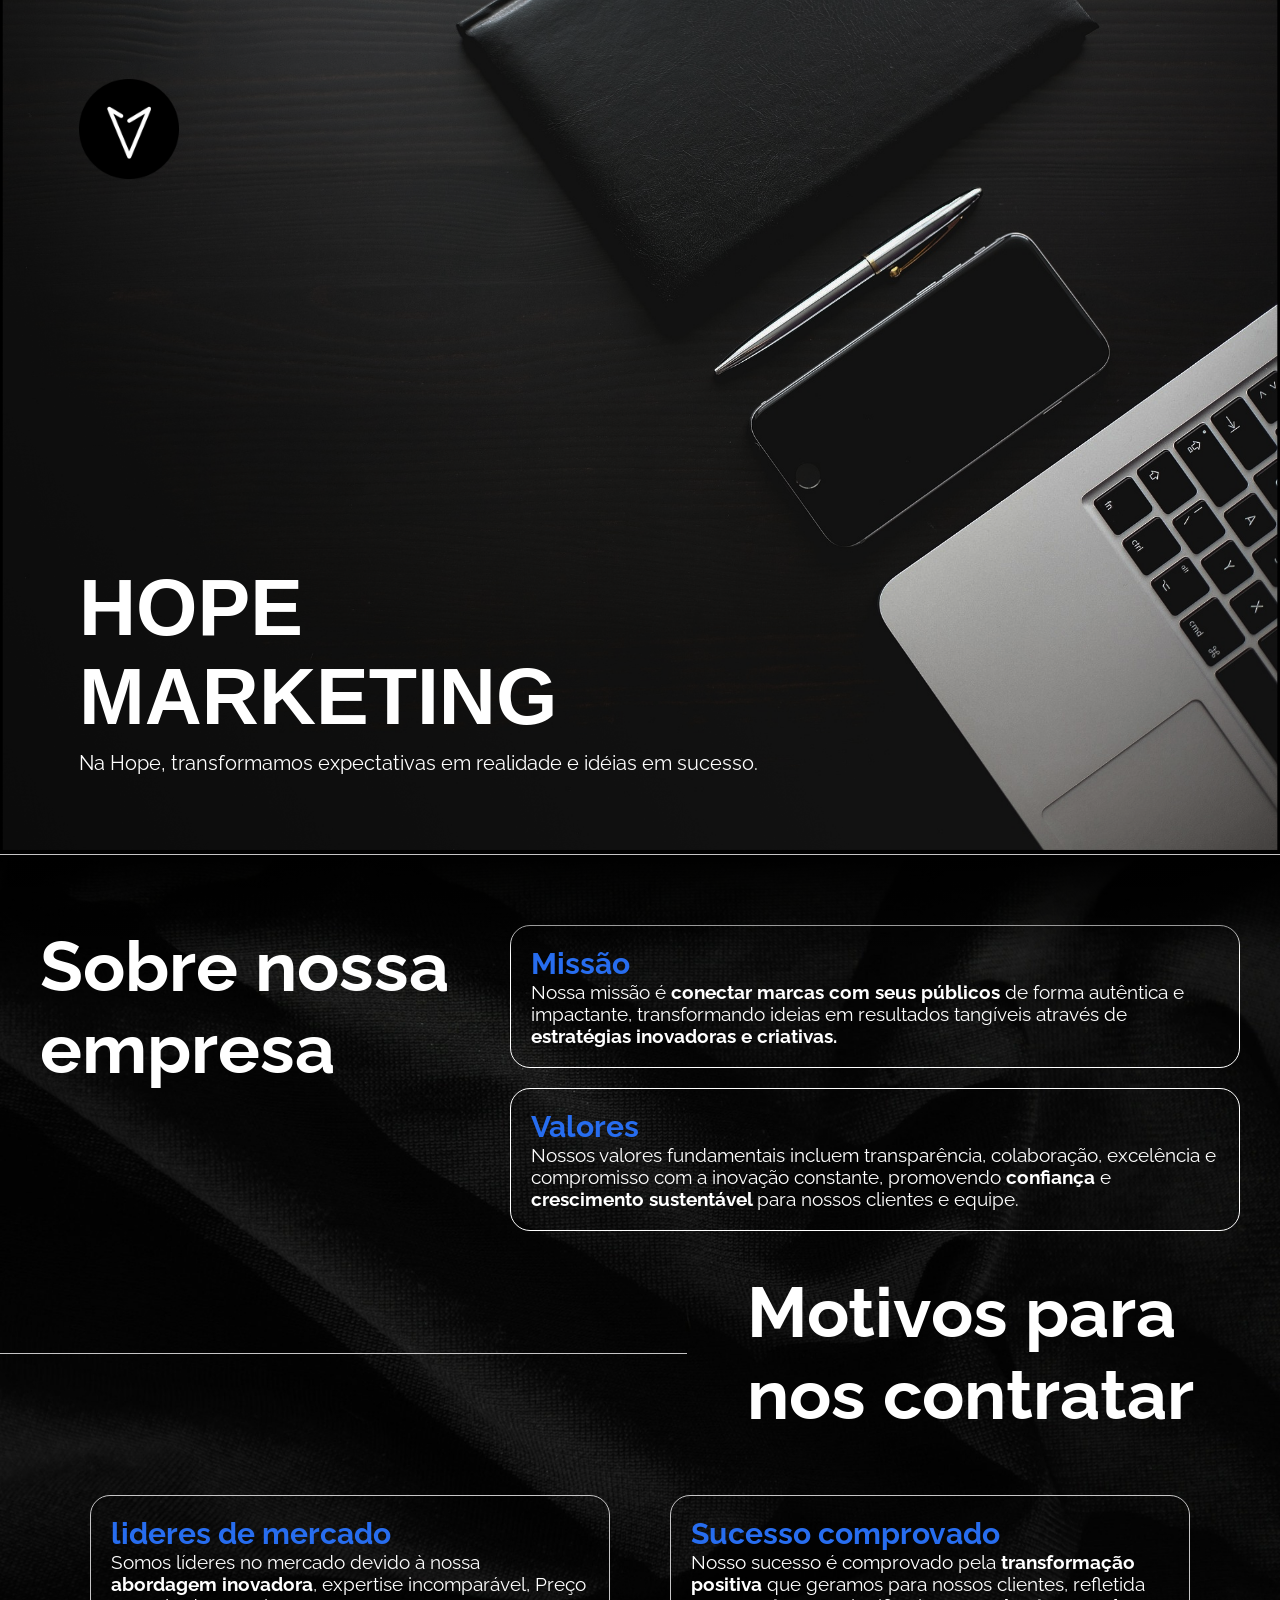
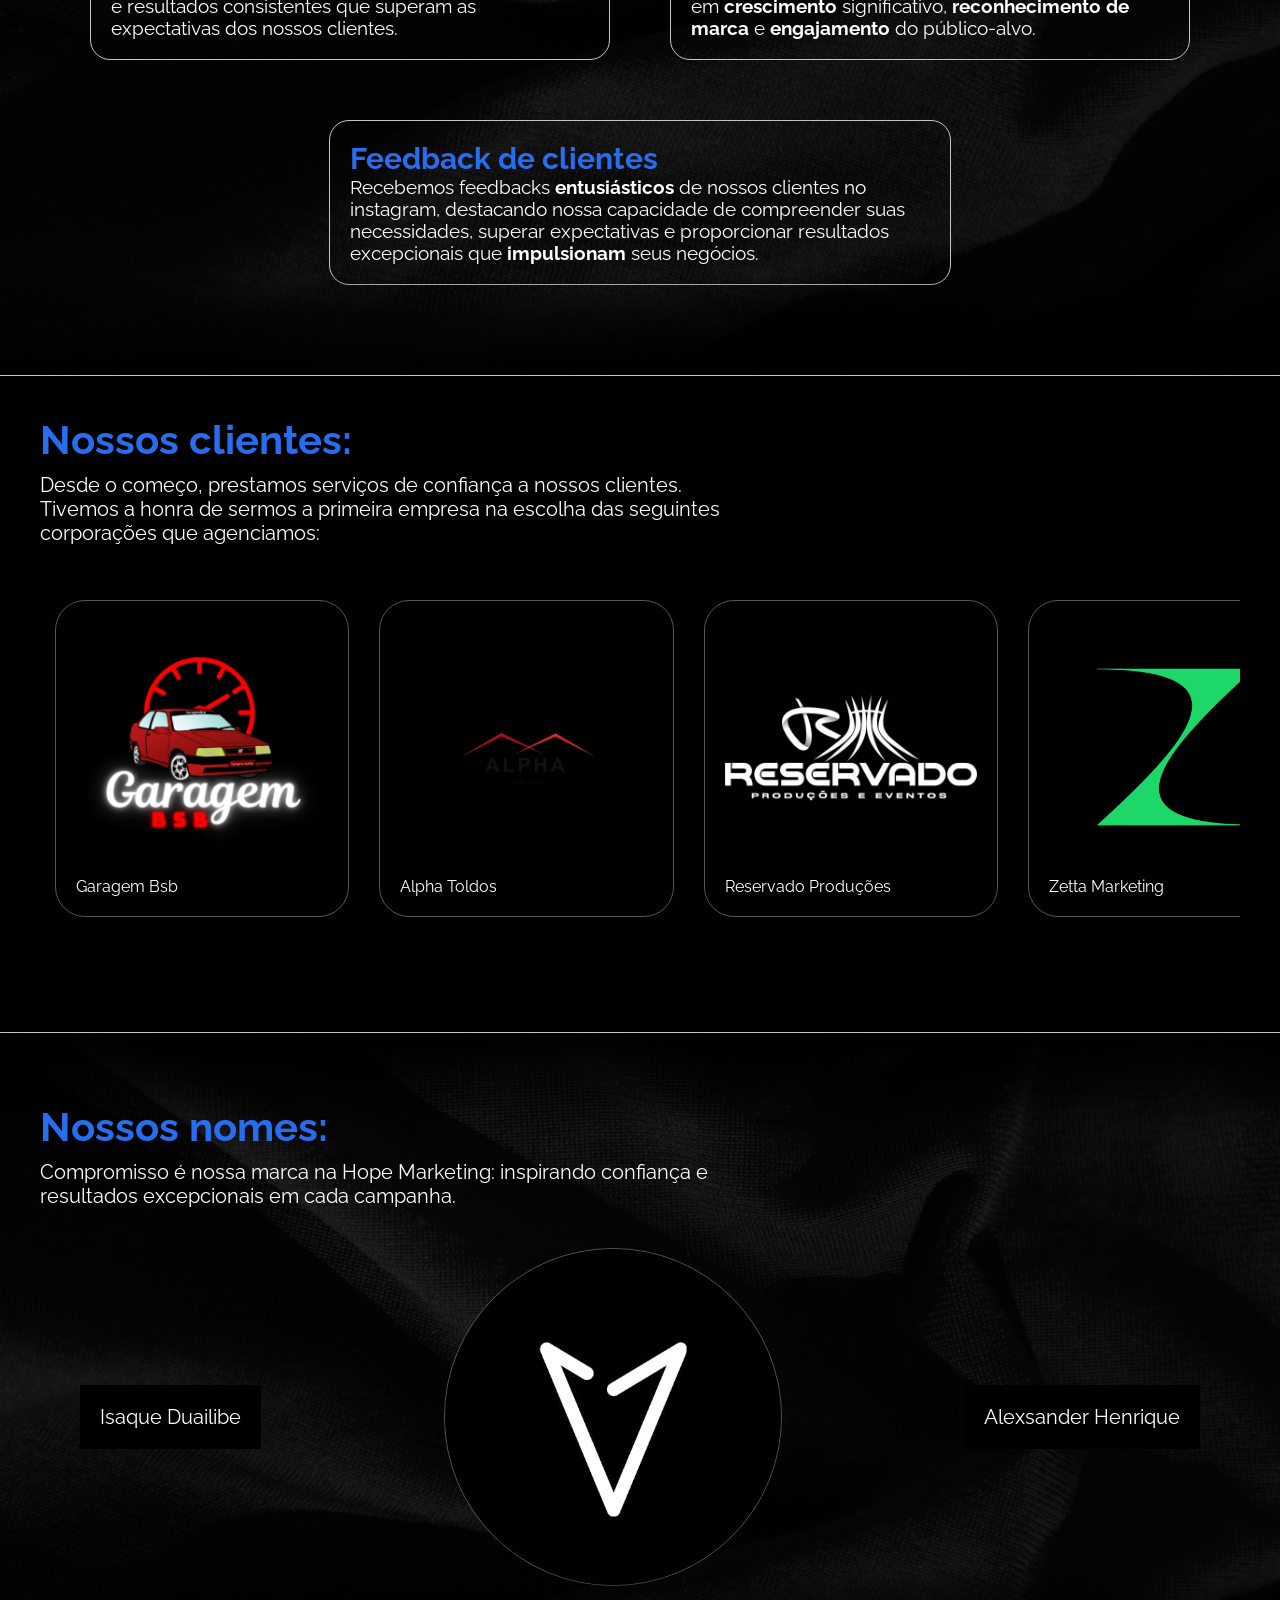
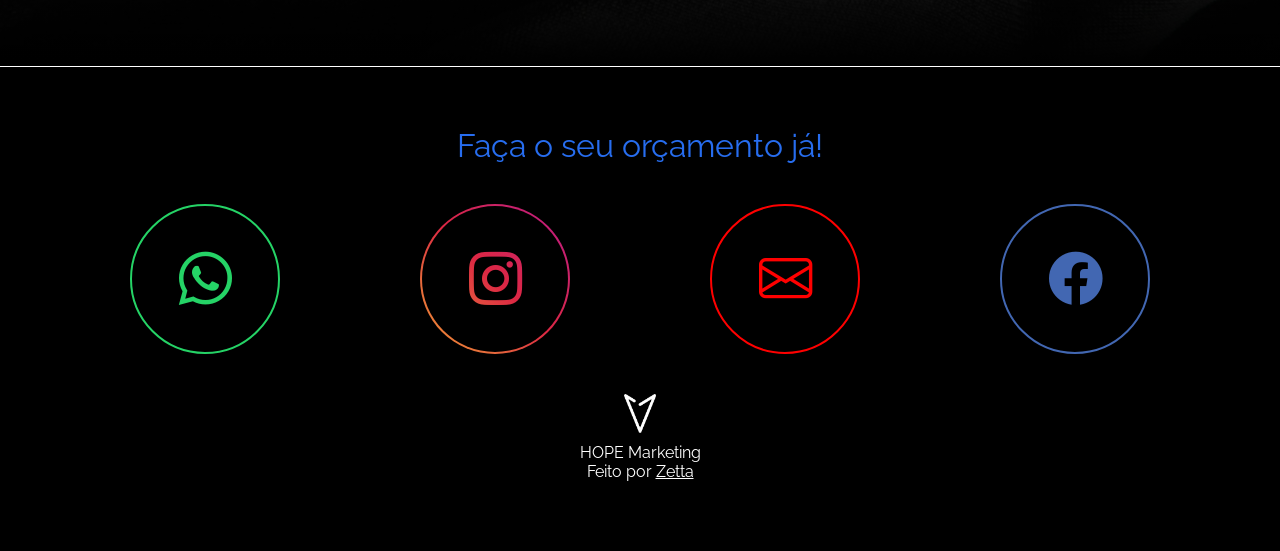
<file: Projetos profissionais/hope/index.html>
<!DOCTYPE html>
<html lang="en">
<head>
    <meta charset="UTF-8">
    <meta name="viewport" content="width=device-width, initial-scale=1.0">
    <title>HOPE</title>
    <link rel="icon" type="image/x-icon" href="imgs/logo hope.png">

    <link rel="stylesheet" href="style.css">

    <!-- Google Fonts -->
    <link rel="preconnect" href="https://fonts.googleapis.com">
    <link rel="preconnect" href="https://fonts.gstatic.com" crossorigin>
    <link href="https://fonts.googleapis.com/css2?family=Raleway:wght@100..900&display=swap" rel="stylesheet">
    <link href="https://fonts.googleapis.com/css2?family=Crimson+Text:ital,wght@0,400;0,600;0,700;1,400;1,600;1,700&display=swap" rel="stylesheet">

    <!-- BOOTSTRAP ICONS -->
    <link rel="stylesheet" href="https://cdn.jsdelivr.net/npm/bootstrap-icons@1.11.3/font/bootstrap-icons.min.css">
    
</head>
<body>
    <div id="home">
        <img id="pc-himg" src="imgs/logo hope.png" alt="logo da hope">
        <h1 id="pc-h1"> HOPE <br> MARKETING</h1>
        
        <div id="mobile-hh1">
            <h1 id="mobile-h1-1"> HOPE <br> MARKETING</h1>
            <img src="imgs/logo hope.png" alt="logo da hope">
        </div>
        <p>Na Hope, transformamos expectativas em realidade e idéias em sucesso.</p>
    </div>

    <div id="texture-bg">
        <div id="about-us">
            <div class="shadow-top"></div>
            <h1> Sobre nossa empresa</h1>

            <div id="au-texts">
                <div id="au-text1">
                    <h2> Missão </h2>
                    <p> Nossa missão é <strong> conectar marcas com seus públicos </strong> de forma autêntica e impactante, transformando ideias em resultados tangíveis através de <strong> estratégias inovadoras e criativas. </strong></p>
                </div>

                <div id="au-text2">
                    <h2> Valores </h2>
                    <p> Nossos valores fundamentais incluem transparência, colaboração, excelência e compromisso com a inovação constante, promovendo <strong> confiança </strong> e <strong> crescimento sustentável </strong> para nossos clientes e equipe. </p>
                </div>
            </div>
        </div>

        <div id="reasons">
            <div id="reasons-title">
                <div id="rtt-line"></div>
                <h1> Motivos para nos contratar</h1>
            </div>
            
            <div id="res-texts">
                <div id="rt-wrapper">
                    <div id="res-text1" class="res-texts">
                        <h2>lideres de mercado</h2>
                        <p>Somos líderes no mercado devido à nossa <strong> abordagem inovadora</strong>, expertise incomparável, Preço e resultados consistentes que superam as expectativas dos nossos clientes.</p>
                    </div>

                    <div id="res-text2" class="res-texts">
                        <h2>Sucesso comprovado</h2>
                        <p>Nosso sucesso é comprovado pela <strong> transformação positiva </strong> que geramos para nossos clientes, refletida em <strong> crescimento </strong> significativo, <strong> reconhecimento de marca </strong> e <strong> engajamento </strong> do público-alvo.</p>
                    </div>
                </div>
                
                <div id="res-text3" class="res-texts">
                    <h2>Feedback de clientes</h2>
                    <p>Recebemos feedbacks <strong>entusiásticos</strong> de nossos clientes no instagram, destacando nossa capacidade de compreender suas necessidades, superar expectativas e proporcionar resultados excepcionais que <strong>impulsionam</strong> seus negócios.</p>
                </div>
            </div>

            <div id="mobile-res-texts">
                <div id="rt-container">
                    <div class="res-texts">
                        <h2>Feedback de clientes</h2>
                        <p>Recebemos feedbacks <strong>entusiásticos</strong> de nossos clientes no instagram, destacando nossa capacidade de compreender suas necessidades, superar expectativas e proporcionar resultados excepcionais que <strong>impulsionam</strong> seus negócios.</p>
                    </div>

                    <div class="res-texts">
                        <h2>Sucesso comprovado</h2>
                        <p>Nosso sucesso é comprovado pela <strong> transformação positiva </strong> que geramos para nossos clientes, refletida em <strong> crescimento </strong> significativo, <strong> reconhecimento de marca </strong> e <strong> engajamento </strong> do público-alvo.</p>
                    </div>
                    
                    <div class="res-texts">
                        <h2>lideres de mercado</h2>
                        <p>Somos líderes no mercado devido à nossa <strong> abordagem inovadora</strong>, expertise incomparável, Preço e resultados consistentes que superam as expectativas dos nossos clientes.</p>
                    </div>
                </div>
            </div>
        </div>

        <div class="shadow-bottom" id="shadow2"></div>
    </div>

    <div id="our-clients"> 
        <h1>Nossos clientes:</h1>
        <p id="oc-p">Desde o começo, prestamos serviços de confiança a nossos clientes. Tivemos a honra de sermos a primeira empresa na escolha das seguintes corporações que agenciamos:</p>

        <div id="oc-container">
            <div id="oc-imgs">
                <a href="https://www.instagram.com/garagembsb/" target='_blank'>
                    <img src="imgs/logo garagembsb.jpg">
                    <p> Garagem Bsb</p>
                </a>
                
                <a href="https://www.instagram.com/alphatoldos.bsb/"  target='_blank'>
                    <img src="imgs/logo alpha toldos.jpg">
                    <p>Alpha Toldos</p>
                </a>
                
                <a href="https://www.instagram.com/reservadoproducoes/" target='_blank'>
                    <img src="imgs/logo reservado.png">
                    <p>Reservado Produções</p>
                </a>

                <a href="https://www.instagram.com/zetta.web/" target='_blank' >
                    <img src="imgs/zetta pfpgreen.png" id="zetta-logo">
                    <p>Zetta Marketing</p>
                </a>
                
                <a href="https://www.instagram.com/Bailedusbailes/" target='_blank' >
                    <img src="imgs/logo baile dus bailes.png">
                    <p>Baile dus Bailes</p>
                </a>
                
                <a href="https://www.instagram.com/Shumakerstore/" target='_blank' >
                    <img src="imgs/logo shumaker.png">
                    <p>Shumaker Store</p>
                </a>
            </div>
        </div>            
    </div>

    <div id="our-names">
        <div class="shadow-top"></div>

        <h1>Nossos nomes:</h1>
        <p id="on-p">Compromisso é nossa marca na Hope Marketing: inspirando confiança e resultados excepcionais em cada campanha.</p>
        <div id="names">
            <p>Isaque Duailibe</p>
            <img src="imgs/logo hope.png" alt="logo da hope">
            <p>Alexsander Henrique</p>
        </div>

        <div class="shadow-bottom"></div>
    </div>

    <div id="contact-us">
        <h1>Faça o seu orçamento já!</h1>

        <div class="social-medias" id="social-medias">
            <button id='wpp-btn' onclick='window.open("https://wa.me/5561995834889")'><i class="bi bi-whatsapp"></i></button>
            <button id='insta-btn' onclick='window.open("https://www.instagram.com/hope_bsb/")'><i class="bi bi-instagram"></i></button>
            <button id='email-btn' onclick="window.open('https://mail.google.com/mail/?view=cm&fs=1&to=hopebsboficial@gmail.com')"><i class="bi bi-envelope"></i></button>
            <button id='fb-btn' onclick="window.open('https://www.facebook.com/profile.php?id=61560818049558&locale=pt_BR')"><i class="bi bi-facebook"></i></button>
        </div>
        
        <div id="cu-logotipo">
            <img id="cu-logo" src="imgs/logo hope isolated.png" alt="hope logo">
            <p> HOPE Marketing <div id="mobile-email"> hopebsboficial@gmail.com </div> <p id="zetta-tag"> Feito por <a href="https://www.instagram.com/zetta.web/" target='_blank'> Zetta </a></p> </p>
        </div>

    </div>
</body>
</html>
</file>
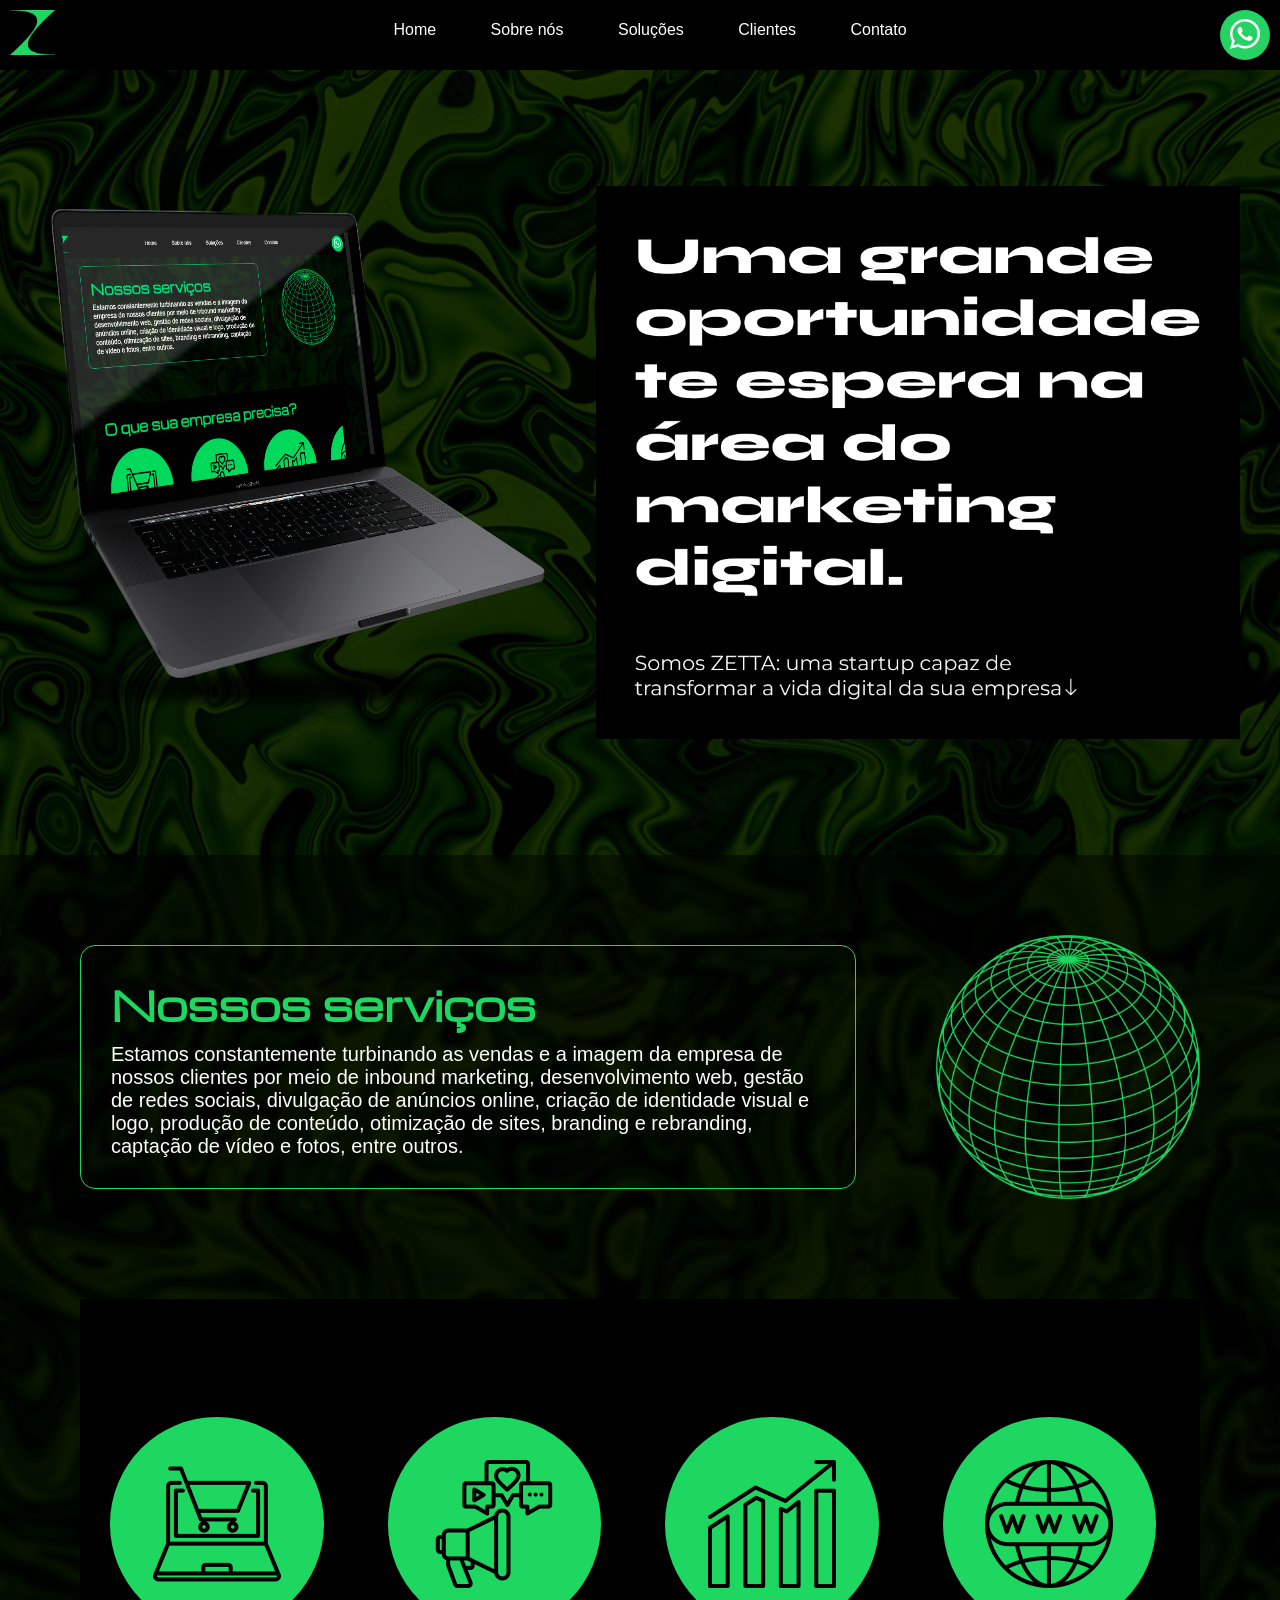
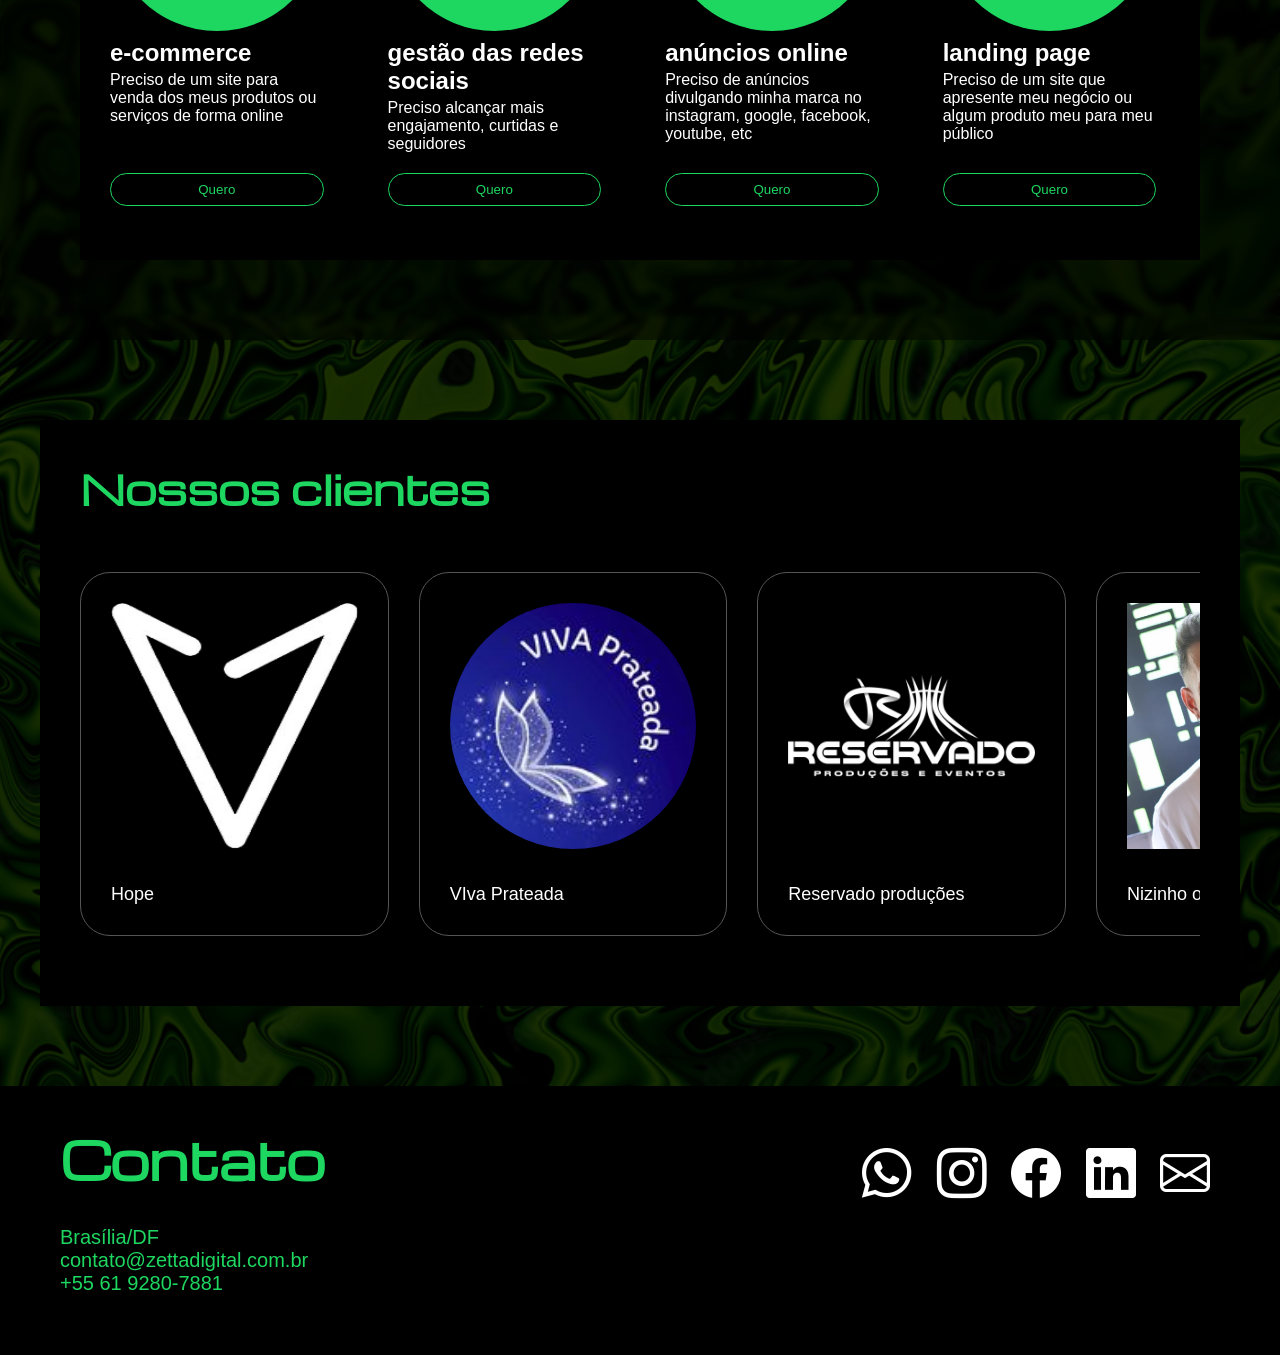
<file: Projetos profissionais/zetta lp 2/index.html>
<!DOCTYPE html>
<html lang="en">
<head>
    <meta charset="UTF-8">
    <meta name="viewport" content="width=device-width, initial-scale=1.0">
    <title> Zetta </title>
    <link rel="icon" type="image/x-icon" href="imgs/zetta green logo.svg">

    <link rel="stylesheet" href="style.css">

    <!-- GOOGLE FONTS -->
    <link rel="preconnect" href="https://fonts.googleapis.com">
    <link rel="preconnect" href="https://fonts.gstatic.com" crossorigin>
    <link href="https://fonts.googleapis.com/css2?family=Michroma&family=Syne:wght@800&display=swap" rel="stylesheet">

    <!-- BOOTSTRAP ICONS-->
    <link rel="stylesheet" href="https://cdn.jsdelivr.net/npm/bootstrap-icons@1.11.3/font/bootstrap-icons.min.css">
</head>
<body>
    <a href="https://www.wa.me/556192807881" id="wpp-btn"> <i class="bi bi-whatsapp"></i> </a>

    <div id="header">
        <a href="https://www.instagram.com/zetta.web"> <img src="imgs/zetta green logo downscale.png" alt="zetta logo" id='zetta-logo' width="45px"> </a>
        <div id="links">
            <a href="#home">
                <span class="pc-text"> Home </span>
                <span class="mobile-icons"> <i class="bi bi-house"></i> </span>
            </a>

            <a href="#about-us">
                <span class="pc-text"> Sobre nós </span>
                <span class="mobile-icons"> <i class="bi bi-house"></i> </span>
            </a>

            <a href="#solutions">
                <span class="pc-text"> Soluções </span>
                <span class="mobile-icons"> <i class="bi bi-lightbulb"></i> </span>
            </a>

            <a href="#clients">
                <span class="pc-text"> Clientes </span>
                <span class="mobile-icons"> <i class="bi bi-people"></i> </span>
            </a>
            
            <a href="#contact-us">
                <span class="pc-text"> Contato </span>
                <span class="mobile-icons"> <i class="bi bi-chat-left-dots"></i> </span>
            </a>
        </div>
    </div>

    <div id="home">
        <img id='home-logo' src="imgs/mockup final2.png" alt="zetta on a laptop">
        <img id='home-text' src='imgs/home text.png' alt='Uma grande oportunidade te espera na área do marketing digital.'>
    </div>

    <div id="dark-bg">
        <div id="about-us">
            <div id="au-text">
                <h2> Nossos serviços </h2>
                <p> Estamos constantemente turbinando as vendas e a imagem da empresa de nossos clientes por meio de
                    inbound marketing,
                    desenvolvimento web,
                    gestão de redes sociais,
                    divulgação de anúncios online,
                    criação de identidade visual e logo,
                    produção de conteúdo,
                    otimização de sites,
                    branding e rebranding,
                    captação de vídeo e fotos, entre outros.
                </p>
            </div>
            <img src="imgs/grid globe.png" alt="grid globe" id="au-globe">
        </div>

        <div id="solutions">
            <h1 id="solut-title"> O que sua empresa precisa? <i class="bi bi-arrow-right"></i> </h1>
            <div id="s-container">
                <div id="s-carrossel">
                    <div class="s-item">
                        <div class="s-body">
                            <div id="ecommerce-icon" class="s-icon"></div>
                            <h2 class="s-title"> e-commerce </h2>
                            <p class="s-text"> Preciso de um site para venda dos meus produtos ou serviços de forma online</p>
                        </div>
                        <button class="s-button" onclick='window.open("https://api.whatsapp.com/send?phone=5561992807881&text=Ol%C3%A1%21%20Estou%20procurando%20por%20um%20e-commerce%20para%20alavancar%20as%20vendas%20da%20minha%20empresa.")'> Quero </button>
                    </div>
                    
                    <div class="s-item">
                        <div class="s-body">
                            <div id="social-media-icon" class="s-icon"></div>
                            <h2 class="s-title"> gestão das redes sociais </h2>
                            <p class="s-text"> Preciso alcançar mais engajamento, curtidas e seguidores </p>
                        </div>
                        <button class="s-button" onclick='window.open("https://api.whatsapp.com/send?phone=5561992807881&text=Ol%C3%A1%21%20Estou%20procurado%20por%20uma%20boa%20gest%C3%A3o%20das%20redes%20sociais%20da%20minha%20empresa%20para%20gerar%20maior%20engajamento%20no%20perfil")'> Quero </button>
                    </div>
                    
                    <div class="s-item">
                        <div class="s-body">
                            <div id="online-ads-icon" class="s-icon"></div>
                            <h2 class="s-title"> anúncios online </h2>
                            <p class="s-text"> Preciso de anúncios divulgando minha marca no instagram, google, facebook, youtube, etc </p>
                        </div>
                        <button class="s-button" onclick='window.open("https://api.whatsapp.com/send?phone=5561992807881&text=Ol%C3%A1%21%20Tenho%20interesse%20em%20divulgar%20an%C3%BAncios%20digitais%20para%20encontrar%20clientes%20interessados.")'> Quero </button>
                    </div>
                    
                    <div class="s-item">
                        <div class="s-body">
                            <div id="landing-page-icon" class="s-icon"></div>
                            <h2 class="s-title"> landing page </h2>
                            <p class="s-text"> Preciso de um site que apresente meu negócio ou algum produto meu para meu público</p>
                        </div>
                        <button class="s-button" onclick='window.open("https://api.whatsapp.com/send?phone=5561992807881&text=Ol%C3%A1%21%20Tenho%20interesse%20em%20criar%20uma%20landing%20page%20para%20minha%20empresa%20para%20aumentar%20a%20convers%C3%A3o%20de%20leads.%20")'> Quero </button>
                    </div>
                    
                    <div class="s-item">
                        <div class="s-body">
                            <div id="visual-identity-icon" class="s-icon"></div>
                            <h2 class="s-title"> identidade visual </h2>
                            <p class="s-text"> Preciso de logo e outros elementos que representam minha empresa </p>
                        </div>
                        <button class="s-button" onclick='window.open("https://api.whatsapp.com/send?phone=5561992807881&text=Ol%C3%A1%21%20Tenho%20interesse%20em%20criar%20uma%20identidade%20visual%20para%20minha%20empresa.")'> Quero </button>
                    </div>
                    
                    <div class="s-item">
                        <div class="s-body">
                            <div id="sites-icon" class="s-icon"></div>
                            <h2 class="s-title"> otimização de site </h2>
                            <p class="s-text"> Preciso que meu site carregue mais rapidamente ou uma melhoria no design dele </p>
                        </div>
                        <button class="s-button" onclick='window.open("https://api.whatsapp.com/send?phone=5561992807881&text=Ol%C3%A1%21%20necessito%20melhoria%20no%20desempenho%20e%20otimiza%C3%A7%C3%A3o%20para%20motores%20de%20busca%20de%20algum%28s%29%20site%28s%29%20da%20minha%20empresa.")'> Quero </button>
                    </div>
                    
                    <div class="s-item">
                        <div class="s-body">
                            <div id="content-icon" class="s-icon"></div>
                            <h2 class="s-title"> captação de conteúdo </h2>
                            <p class="s-text"> Preciso de imagens ou vídeos relativos a minha empresa ou algum produto</p>
                        </div>
                        <button class="s-button" onclick='window.open("https://api.whatsapp.com/send?phone=5561992807881&text=Ol%C3%A1%21%20estou%20buscando%20por%20cria%C3%A7%C3%A3o%20e%20capta%C3%A7%C3%A3o%20de%20conte%C3%BAdo%20relevante%20para%20minha%20marca.")'> Quero </button>
                    </div>      
                </div>
            </div>
        </div>
    </div>
    
    <div id="clients">
        <h1> Nossos clientes <i class="bi bi-arrow-right"></i> </h1>
        <div id="c-container">
            <div id="c-carrossel">
                <a class="c-item" href="https://www.hopemarketing.com.br" target="_blank" draggable="false">
                    <img src="imgs/logos/logo hope isolated.png" alt="" class="c-img" draggable="false">
                    <p class="c-name"> Hope </p>
                </a>
            
                <a class="c-item" href="https://www.vivaprateada.com.br" target="_blank" draggable="false">
                    <img src="imgs/logos/logo viva prateada.jpg" alt="" class="c-img"  draggable="false">
                    <p class="c-name"> VIva Prateada </p>
                </a>
                
                <a class="c-item" href="https://www.reservado-producoes.netlify.app" target="_blank" draggable="false">
                    <img src="imgs/logos/logo reservado.png" alt="" class="c-img"  draggable="false">
                    <p class="c-name"> Reservado produções </p>
                </a>
                
                <a class="c-item" href="https://www.instagram.com/Nizinhooficial/" target="_blank" draggable="false">
                    <img src="imgs/logos/logo nizinho.jpg" alt="" class="c-img"  draggable="false">
                    <p class="c-name"> Nizinho oficial </p>
                </a>
                
                <a class="c-item" href="https://alphatoldos.shop" target="_blank" draggable="false">
                    <img src="imgs/logos/logo alpha toldos.jpg" alt="" class="c-img" draggable="false">
                    <p class="c-name"> Alpha toldos </p>
                </a>
            </div>
        </div>
    </div>

    <div id="contact-us">
        <div id="cu-main-part">
            <h1> Contato </h1>
            <div id="cump-icons">
                <a href="https://www.wa.me/556192807881" target="_blank"> <i class="bi bi-whatsapp"></i> </a>
                <a href="https://www.instagram.com/zetta.web" target="_blank"> <i class="bi bi-instagram"></i> </a>
                <a href="https://www.facebook.com/zetta.web" target="_blank"> <i class="bi bi-facebook"></i> </a>
                <a href="https://www.https://www.linkedin.com/in/zetta-marketing-digital-13702329a/" target="_blank"> <i class="bi bi-linkedin"></i> </a>
                <a href="mailto:contato@zettadigital.com.br" target="_blank"> <p> <i class="bi bi-envelope"></i> </p> </a>
            </div>
        </div>

        <div id="cu-texts">
            <p> Brasília/DF</p>
            <p> contato@zettadigital.com.br</p>
            <p> +55 61 9280-7881</p>
        </div>
    </div>

    <script src="script.js"></script>
</body>
</html>
</file>
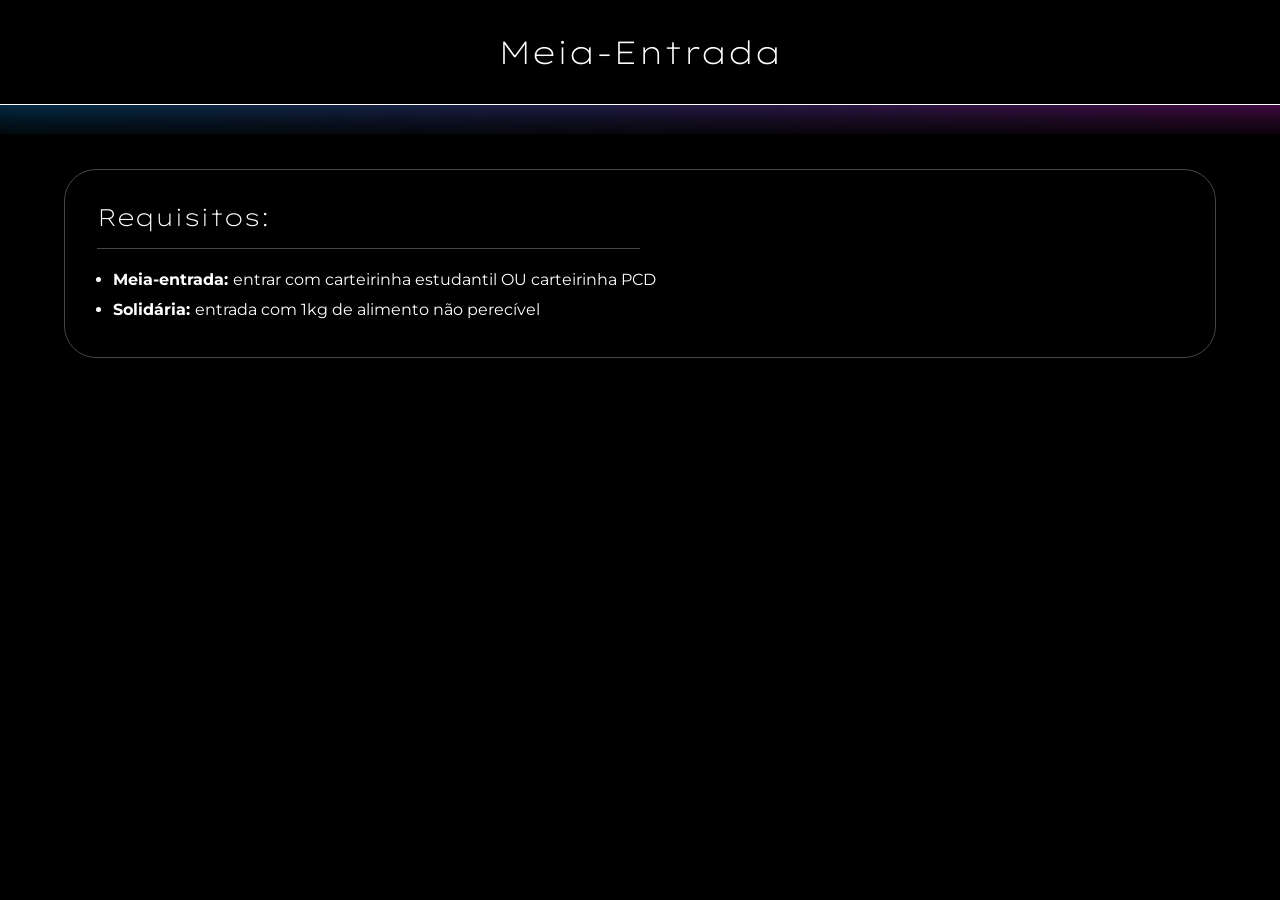
<file: Projetos profissionais/Reservado Produções welcome/meia entrada/index.html>
<!DOCTYPE html>
<html lang="en">
<head>
    <meta charset="UTF-8">
    <meta name="viewport" content="width=device-width, initial-scale=1.0">
    <title> Meia-entrada</title>

    <link rel="stylesheet" href="style.css">

    <!-- GOOGLE FONTS -->
    <link rel="preconnect" href="https://fonts.googleapis.com">
    <link rel="preconnect" href="https://fonts.gstatic.com" crossorigin>
    <link href="https://fonts.googleapis.com/css2?family=Lexend+Mega:wght@100..900&display=swap" rel="stylesheet">
    <link href="https://fonts.googleapis.com/css2?family=Montserrat:wght@100..900&display=swap" rel="stylesheet">
    
</head>
<body>
    
    <h1> Meia-Entrada </h1>
    <div id="grad-container"> <div class="gradient"></div> </div>

    <div id="text-body">
        <h2 id="h-requirements"> Requisitos: </h2>
        <ul>
            <li> <strong> Meia-entrada: </strong> entrar com carteirinha estudantil OU carteirinha PCD </li>
            <li> <strong> Solidária: </strong> entrada com 1kg de alimento não perecível </li>
        </ul>
    </div>

</body>
</html>
</file>
<file: Projetos profissionais/hope/style.css>
:root{
    --white: white;
    --gray: #c6c5c6;
    --black: black;
    --blue: #276def;
}

body, body *{margin: 0; padding: 0;}

body{
    color: var(--white);
    background-color: black;

    font-family: 'Raleway', Arial;
}

#home{
    background-image: url(imgs/home\ tabletop.png);
    background-size: cover;
    height: 95vh;

    display: flex;
    flex-direction: column;
    justify-content: end;

    box-sizing: border-box;
    padding: 79px;

    border-bottom: 1px solid var(--gray);
}

#home h1{
    font-size: 79px;
    margin-bottom: 10px;

    line-height: 89px;
    font-family: Arial;
    font-weight: 600;

}

#home p{
    font-size: 20px;
}

#home img{
    width: 100px;

    position: absolute;
    top: 79px;
    left: 79px;
}







#texture-bg{
    background-image: url('bg\ textures/cloth.jpg');
    background-position: center;
    background-size: cover;
    
    position: relative;
}


.shadow-top{
    width: 100%;
    height: 100px;
    /*box-shadow: inset 0px 20px 60px 40px black;*/

    background: linear-gradient(to bottom, #000, #00000088 60%,  #00000000);
    position: absolute;
    z-index: 3;

    left: 0;
    top: 0;
}

.shadow-bottom{
    width: 100%;
    height: 100px;
    /*box-shadow: inset 0px 20px 60px 40px black;*/

    background: linear-gradient(to top, #000, #00000088 60%,  #00000000);
    position: absolute;
    z-index: 3;
    
    left: 0;
    bottom: 0;
}

#shadow2{
    background: linear-gradient(to top, #000, #000000aa 60%,  #00000000);
}

#about-us{
    position: relative;
    padding: 20px;
    padding-top: 50px;

    display: flex;
    flex-direction: row;

    justify-content: space-between;
}

#about-us h1{
    font-family: 'Raleway', 'Arial';
    font-weight: bold;
    font-size: 70px;

    display: block;

    margin: 20px;

    width: 10ch;
    position: relative;
    z-index: 4;
}

#about-us h1:after {
    content: "";
    display: inline-block;

    width: 10ch;
}

#about-us h2{
    font-family: 'Raleway', 'Arial';
    /* font-weight: 600; */
    font-size: 30px;

    color: var(--blue);
    /* font-size: 36px; */
}

#au-texts{ margin: 20px; }

#au-texts div{
    border: 1px solid white;
    border-radius: 20px;
    padding: 20px;
    font-size: 19px;
}


#au-text2{
    margin-top: 20px;
}







#reasons{
    position: relative;

    display: flex;
    flex-flow: column;
    align-items: flex-start;
}

#reasons-title{
    width: 100%;
    display: flex;

    align-items: center;
}

#rtt-line{
    width: calc(100% - 16ch - 120px);
    height: 1px;

    background-color: var(--gray);
}

#reasons h1{
    font-family: 'Raleway', 'Arial';
    font-weight: bold;
    font-size: 70px;

    display: block;
    width: 16ch;
    margin: 0px 60px;
    /*
    margin: 40px 80px;*/
}

#res-texts{
    margin-top: 35px;
    margin: 60px;

    display: flex;
    flex-flow: row;
    flex-wrap: wrap;
    justify-content: center;

}

.res-texts{
    width: 50%;
    border: 1px solid var(--gray);
    border-radius: 20px;
    
    padding:  20px;
    margin: 30px;

    font-size: 19px;
}

#rt-wrapper{
    display: flex;
    justify-content: center;
}

#rt-wrapper div{
    margin-top: 0;
}

#res-texts h2{
    color: var(--blue);
    font-size: 30px;
}





#our-clients{
    padding: 40px;
    padding-bottom: 80px;
    border-top: 1px solid var(--gray);
    border-bottom: 1px solid var(--gray);

    overflow-x: hidden;
}


#our-clients h1{
    color: var(--blue);
    font-family: 'Raleway', 'Arial';
    font-weight: bold;
    font-size: 40px;
}

#oc-p{
    font-size: 20px;
    width: 60%;

    margin: 10px 0px 40px;
}

#oc-imgs{
    display: flex;
    flex-direction: row;
    width: max-content;
    padding-bottom: 20px;
}

#oc-container{
    overflow-x: scroll;
}


#oc-container::-webkit-scrollbar{
    height: 4px;
    border: 1px solid black;
    background-color: #555555;
}

#oc-container::-webkit-scrollbar-button{display: none;}

#oc-container::-webkit-scrollbar-thumb{
    background-color: var(--gray);
    height: 4px;
}

#oc-container::-webkit-scrollbar-thumb:hover{
    cursor: pointer;
}


#oc-imgs a{
    /* width: 25%; */
    display: inline-block;
    width: 23vw;
    border: 1px solid #555555;
    border-radius: 30px;
    
    transition-duration: 0.3s;
    padding: 20px;
    box-sizing: border-box;
    
    margin: 15px;
    
    color: white;
    text-decoration: none !important;
}

#oc-imgs a:hover{
    transform: scale(1.08);
    font-weight: bold;
    
    border: 1px solid var(--gray);
}

#oc-imgs a img{
    width: 100%;
    /* border-radius: 30px; */
}







#our-names{
    background-image: url('bg\ textures/cloth.jpg');
    background-position: center;
    background-size: cover;
    
    padding: 70px 40px 80px;
    box-sizing: border-box;
    position: relative;
}

#our-names h1{
    color: var(--blue);
    font-family: 'Raleway', 'Arial';
    font-weight: bold;
    font-size: 40px;

    position: relative;
    z-index: 4;
}

#on-p{
    font-size: 20px;
    width: 60%;

    margin: 10px 0px 40px;
}

#names{
    display: flex;
    justify-content: space-between;
    align-items: center;

    margin: 0 40px;
}

#names img{
    width: 30%;
    border: 1px solid #555555;
    border-radius: 50%;
}

#names p{
    background-color: black;
    font-size: 20px;
    padding: 20px;
}




#contact-us{
    border-top: 1px solid white;
    display: flex;
    flex-direction: row;

    flex-wrap: wrap;
    align-content: center;
    justify-content: center;

    padding: 40px 20px;
    box-sizing: border-box;
    position: relative;
}

#contact-us h1, #social-medias{margin: 20px !important}

#contact-us h1{
    color: var(--blue);
    font-family: 'Raleway', 'Arial';
    font-weight: 400;
}


#social-medias{
    width: calc(100% - 80px);
    height: 150px;

    display: flex;
    justify-content: space-around;
}

#social-medias button{
    aspect-ratio: 1 / 1;
    background-color: transparent;
    
    border-radius: 50%;
    transition-duration: 0.3s;
    border: 2px solid;
}

#social-medias i{
    width: 100%;
    font-size: 4em;
}

#social-medias button:hover{
    transform: scale(1.1);
    cursor: pointer;

    border: none;
}

#wpp-btn{
    color: #25D366;
    border-color: #25D366;
}
#wpp-btn:hover{
    background-color: #25D366;
    color: white;
}

#fb-btn{
    color: #4267B2;
    border-color: #4267B2;
}
#fb-btn:hover{
    background-color: #4267B2;
    color: white;
}

#email-btn{
    color: red;
    border-color: red;
}
#email-btn:hover{
    background-color: red;
    color: white;
}


#insta-btn{
    background: #f09433; 
    background: -moz-linear-gradient(45deg, #f09433 0%, #e6683c 25%, #dc2743 50%, #cc2366 75%, #bc1888 100%); 
    background: -webkit-linear-gradient(45deg, #f09433 0%,#e6683c 25%,#dc2743 50%,#cc2366 75%,#bc1888 100%); 
    background: linear-gradient(45deg, #f09433 0%,#e6683c 25%,#dc2743 50%,#cc2366 75%,#bc1888 100%); 
    
    background-clip: text;
    -webkit-background-clip: text;
    -webkit-text-fill-color: transparent;


    color: white;
    border: none !important;

    position: relative;
    box-sizing: border-box;
}

#insta-btn i{
    z-index: 4;
}

#insta-btn::after{
    border-radius: 50%;
    content: '';
    
    background-color: black;
    
    width: calc(100% - 4px);
    aspect-ratio: 1 / 1;
/* 
    top: 2px;
    left: 2px; */

    top: 50%;
    left: 50%;
    transform: translate(-50%, -50%);

    position:absolute;
    z-index: -2;
}

#insta-btn:hover::after{
    background-color: transparent;
}

#insta-btn::before{
    border-radius: 50%;
    content: '';
    
    background-image: -moz-linear-gradient(45deg, #f09433 0%,#e6683c 25%,#dc2743 50%,#cc2366 75%,#bc1888 100%); 
    background-image: -webkit-linear-gradient(45deg, #f09433 0%,#e6683c 25%,#dc2743 50%,#cc2366 75%,#bc1888 100%); 
    background-image: linear-gradient(45deg, #f09433 0%,#e6683c 25%,#dc2743 50%,#cc2366 75%,#bc1888 100%); 

    padding: 0px;

    width: 100%;
    height:100%;

    top: 0px;
    left: 0px;
    position:absolute;
    z-index:-3;
}

#insta-btn:hover{
    background-clip: content-box;
    -webkit-background-clip: content-box;
    -webkit-text-fill-color: white;

    color: white;
}

#cu-logotipo{
    display: flex;
    flex-direction: column;
    
    flex-wrap: wrap;

    align-items: center;
    align-content: center;
    margin: 20px;
}


#cu-logo{
    width: 15%;
}

#cu-logotipo p{
    margin-top: 10px;
}

#zetta-tag{
    color: white;
    margin-top: 0 !important;
}

#zetta-tag a{
    color: white !important;
}
#zetta-tag a:hover{
    color: #1ed760 !important;
}

#mobile-res-texts, #mobile-hh1, #mobile-email{ display: none;}












@media (max-width: 450px){
    #home{
        height: 90vh;
        background-image: url(imgs/home\ tabletop\ mobile.png);
        
        padding: 30px;
        position: relative;
    }

    #home img{
        /* width: 65px; */
        font-size: 40px;
        width: 2em;
        height: 2em;
        
        margin-bottom: 10px;

        position: relative;
        top: unset;
        left: unset;

        /* font-size: 20px;

        right: 40px;
        bottom: calc(40px + 3em); */
    }

    #home h1{
        font-size: 40px;
        line-height: normal;   
    }

    #mobile-hh1{
        display: flex;
        flex-direction: row;
        justify-content: space-between;
    }
    







    #about-us{
        /* display: block; */
        flex-direction: column;
        justify-content: unset;
        
        flex-wrap: wrap;
        align-content: center;
    }

    #about-us h1, #reasons h1{ font-size: 35px;}

    #about-us h1{
        width: 100%;
        margin: 0;
        margin-bottom: -20px;
        text-align: center;
        
    }
    
    #au-text2{
        margin-top: 0px;
    }

    #au-texts div{
        margin-top: 20px;
    }






    #reasons{
        display: block;
        overflow-x: hidden;
        padding-bottom: 50px;
    }

    #reasons h1{
        width: 100%;
    }

    .res-texts h2{ color: var(--blue) }
    
    #mobile-res-texts{
        display: block;
        margin: 30px;
        width: 100%;
        overflow-x: scroll;
    }
    
    .res-texts{
        width: calc(100vw - 120px);
        margin: 10px;
        display: inline-block;
    }
    
    #rt-container{
        width: calc(300vw - 40px - 20px - 30px);
        display: flex;
        justify-content: start;
    }





    #our-clients{
        padding-bottom: 70px;
    }

    #oc-p{
        width: 100%;
    }


    #oc-imgs a{
        width: 40vw;
        border-radius: 20px;
        margin: 10px;
    }

    #oc-imgs a:hover{
        transform: none;
        font-weight: normal;
        border: 1px solid #555555;
    }

    #oc-container::-webkit-scrollbar, #oc-container::-webkit-scrollbar-thumb{ height: 2px; }






    #our-names{
        padding: 50px 30px 80px;
    }

    #on-p{
        width: 100%;
        margin: 10px 0px 40px;
    }

    #names{
        margin: 0;
    }
    
    #names img{
        width: 20%;
    }




    #contact-us{
        padding: 20px;
    }

    #contact-us h1{
        font-size: 26px; 
    }

    #social-medias button{
        transition-duration: 0.3s;
        border: none;
    }

    #social-medias{
        width: calc(100% - 40px);
        height: 60px;

        margin: 0 !important;
    }
    .social-medias{
        margin: 0 !important;
    }

    #social-medias i{
        width: 100%;
        font-size: 2em;
    }

    #social-medias button:hover{
        transform: none;
    }

    #wpp-btn:hover, #fb-btn:hover, #email-btn:hover{
        background-color: transparent;
    }


    #wpp-btn:hover{
        color: #25D366;
    }
    #fb-btn:hover{
        color: #4267B2;
    }
    #email-btn:hover{
        color: red;
    }

    #insta-btn{
        box-sizing: content-box;
    }

    #insta-btn:hover{
        background-clip: text;
        -webkit-background-clip: text;
        -webkit-text-fill-color: transparent;
    
        color: unset;
    }

    #insta-btn::after, #insta-btn::before{
        content: none;
    }
    
    #mobile-email{
        display: inline;
    }

    #rtt-line, #res-texts, #pc-himg, #pc-h1, #zetta-tag{display: none;}
}
</file>
<file: Projetos profissionais/zetta lp 2/style.css>
:root{
    --green: #1ed760;
}

html {
    scroll-behavior: smooth;
    scroll-padding: 72px;
}

html::-webkit-scrollbar{
    width: 18px;
    background-color: #222222;
}

html::-webkit-scrollbar-button{
    display: block;
    color: var(--green);
}

html::-webkit-scrollbar-thumb{
    background-color: #555555;
    border: 5px solid #222222;
    border-radius: 9px;
}

html::-webkit-scrollbar-thumb:hover{ background-color: var(--green); cursor: pointer}
html::-webkit-scrollbar-track:hover{ cursor: pointer }

body *{ padding: 0; margin: 0;}

body{
    background-image: linear-gradient(rgba(0, 0, 0, 0.8),
    rgba(0, 0, 0, 0.8)), url('imgs/background.jpg');
    background-position: -50px 37px;

    background-size: 110%;
    color: white;
    font-family: 'Montserrat', arial;

    margin: 0px;
}


#wpp-btn{
    background-color: #25d365;
    color: white;

    display: block;
    width: 40px;
    height: 40px;
    border-radius: 50%;

    padding: 5px;
    font-size: 30px;

    position: fixed;
    right: 10px;
    top: 10px;

    z-index: 3;
    
    display: flex;
    justify-content: center;
    align-items: center;

    transition-duration: 0.3s;
}

#wpp-btn:hover{
    transform: scale(1.2);
    background-color: white;
    color: #25d365;
}

#header{
    width: 100%;
    height: 50px;

    padding: 10px;
    top: 0px;
    position: fixed;

    display: block;

    border: none;
    background-color: black;

    z-index: 1;
}

#links{
    height: 100%;
    width: max-content;

    position: absolute;
    top: 0px;

    left: 50%;
    transform: translateX(-50%);
}

#links a{
    padding-left: 25px;
    padding-right: 25px;

    height: 100%;
    line-height: 60px;

    color: white;
    text-decoration: none;

    border: none;
    background-color: black;

    transition-duration: 0.4s;
    display: inline-block;
}

#links a:hover{
    background-color: var(--green);
    color: black;
}





#home{
    height: 95vh;

    display: flex;
    flex-direction: row;
    align-items: center;

    padding: 100px 0 30px;

    box-sizing: border-box;
}

#home-logo{
    margin: 40px;
    margin-right: 20px;
    width: calc(45% - 60px);
    height: 70%;
}

#home-text{
    margin: 40px;
    margin-left: 20px;
    width: calc(55% - 60px);
}






#dark-bg{
    background-color: #00000079;
    backdrop-filter: blur(3px);
    padding: 40px;
}

#about-us{
    display: flex;
    flex-direction: row;
    justify-content: space-between;
    align-items: center;
}

#au-globe{
    width: 22%;
    height: min(auto, 100%);
    aspect-ratio: 1 / 1;
    margin: 40px;
}

#au-text{
    margin: 40px;
    padding: 30px;

    border: 1px solid var(--green);
    border-radius: 15px;
}

#au-text h2{
    font-family: 'Michroma', Arial;
    font-size: 40px;

    color: var(--green);
}

#au-text p{
    margin-top: 10px;
    font-size: 20px;
}







#solutions{
    background-color: black;
    margin: 40px;
    margin-top: 60px;
    padding: 15px;
}

@keyframes typing{
    from{
        width: 0;
    }
}

@keyframes blinking{
    50%{
        border-color: transparent;
    }
}

#solut-title{
    color: var(--green);
    font-family: 'Michroma', Arial;
    margin: 15px;

    white-space: nowrap;
    border-right: 4px solid;
    font-size: 40px;
    width: 19ch;
    overflow: hidden;
    visibility: hidden;
}

#s-container{
    margin: 15px;
    padding-bottom: 16px;
    overflow-x: scroll;

}

#s-container:hover{
    cursor: e-resize;
}

#s-carrossel{
    width: max-content;
    display: flex;
    flex-direction: row;
}

.s-item{
    font-size: 24px;
    width: 16ch;

    margin-right: 64px;
    position: relative;
    
    display: flex;
    flex-direction: column;
    justify-content: space-between;
    user-select: none;
}

.s-item *{ margin: 8px 0px }

.s-icon{
    width: 100%;
    aspect-ratio: 1 / 1;

    background-color: var(--green);
    background-size: 60%;
    background-repeat: no-repeat;
    background-position: center;
    border-radius: 50%;
}

.s-title{
    font-size: 24px;
    margin-bottom: 0px;
    width: 100%;
}

.s-text{
    font-size: 16px;
    margin: 4px 0;
    width: 100%;
}

.s-button{
    width: 100%;
    border: 1px solid var(--green);
    border-radius: 32px;
    padding: 8px;

    background-color: black;
    color: var(--green);

    transition-duration: 0.3s;
}

.s-button:hover{
    background-color: var(--green);
    color: black;

    cursor: pointer;
    transform: scale(1.1);
}

#s-container::-webkit-scrollbar{
    height: 8px;
    background-color: #222222;
}

#s-container::-webkit-scrollbar-button{display: none;}

#s-container::-webkit-scrollbar-thumb{
    border-radius: 8px;
    background-color: var(--green);
    height: 8px;
}

#s-container::-webkit-scrollbar-thumb:hover{ background-color: white }

#s-container::-webkit-scrollbar-thumb:hover{ cursor: pointer }

#ecommerce-icon{ background-image: url('imgs/icons/ecommerce icon.png') }
#social-media-icon{ background-image: url('imgs/icons/social media icon.png') }
#online-ads-icon{ background-image: url('imgs/icons/ads icon.png') }
#landing-page-icon{ background-image: url('imgs/icons/landing page icon.png') }
#visual-identity-icon{ background-image: url('imgs/icons/visual identity icon.png') }
#sites-icon{ background-image: url('imgs/icons/sites icon.png') }
#content-icon{ background-image: url('imgs/icons/content icon.png') }





#clients{
    background-color: black;
    margin: 80px 40px;
    padding: 15px;
    overflow-x: hidden;
}

#clients h1{
    margin: 25px;

    font-family: 'Michroma', Arial;
    font-size: 40px;
    color: var(--green);
}

#c-container{
    margin: 25px;
    overflow-x: scroll;
    scroll-behavior: smooth;
}


#c-container::-webkit-scrollbar{
    height: 8px;
    background-color: #222222;
}

#c-container::-webkit-scrollbar-button{display: none;}

#c-container::-webkit-scrollbar-thumb{
    border-radius: 8px;
    background-color: var(--green);
    height: 8px;
}

#c-container::-webkit-scrollbar-thumb:hover{ background-color: white; cursor: pointer}
#c-container::-webkit-scrollbar-track:hover{ cursor: pointer }


#c-carrossel{
    display: flex;
    flex-direction: row;
    justify-content: space-between;

    padding: 30px 0;
    font-size: 18px;
}

.c-item{
    border: 1px solid #555555;
    border-radius: 30px;
    padding: 15px;

    text-decoration: none;
    color: white;
    transition-duration: 0.25s;
}

.c-item:hover{
    transform: scale(1.1);
    border-color: white;
}

.c-item *{
    margin: 15px;
}


.c-item p{
    text-decoration: none;
    color: white;
}


.c-item:not(:first-child){
    margin-left: 30px;
}

.c-item img{
    width: calc((100vh - 80px - 80px) / 3);
    aspect-ratio: 1 / 1;
}

.c-item:nth-child(2) img{
    border-radius: 50%;
}





#contact-us{
    background-color: black;
    padding: 30px;
    color: var(--green);
}

#cu-main-part{
    display: flex;
    flex-direction: row;
    justify-content: space-between;
}

#cu-main-part h1{
    font-size: 50px;
    font-family: 'Michroma', Arial;
    line-height: 50%;
}

#cump-icons a{
    display: inline-block;
    height: 50px;
    font-size: 50px;
    aspect-ratio: 1 / 1;
    
    margin: 0 10px;

    text-decoration: none;
    color: white;
}

#cump-icons a:hover{
    color: var(--green);
}

#cu-main-part, #cu-texts{
    margin: 30px;
}

#cu-texts p{
    font-size: 20px;
}

.bi-arrow-right, .mobile-icons{ display: none }





@media (max-width: 450px){
    .mobile-icons{ display: block;}

    
    #home{
        height: unset;
        flex-direction: column;
        
        padding: 90px 0 20px;
    }

    #home-logo{
        margin: 30px;
        width: calc(100% - 60px);
        height: unset;
    }
    
    #home-text{
        content: url('imgs/home\ textmobile.png');

        margin: 60px;
        margin-top: 0;
        
        width: calc(100% - 60px);
        height: unset;
    }

    
    #wpp-btn{
        top: unset;
        bottom: 20px;
        right: 20px;
    }
    
    #wpp-btn:hover{
        transform: none;
        background-color: var(--green);
        color: white;
    }

    #dark-bg{
        background-color: #00000069;
        padding: 20px;
    }

    #about-us{ display: block; }

    #au-text{
        margin: 30px;
        padding: 20px;
    }
    
    #au-text h2{
        font-size: 32px;
    }

    
    
    #solutions{
        margin: 30px;
        margin-top: 50px;
        padding: 20px;    
    }

    #solut-title{
        font-size: 32px;
        width: unset;
        border: none;
        
        white-space: wrap;
        visibility: visible;
        overflow: visible;
    }

    .bi-arrow-right{
        display: inline;
    }
    
    .s-item{
        width: 16ch;
    }

    .s-button:hover{
        background-color: black;
        color: var(--green);
        transform: none;
    }



    
    #clients{
        margin: 60px 30px;
    }
        
    #clients h1{
        margin: 15px;
        font-size: 36px;
    }

    #c-container{
        margin: 15px;
    }
    
    .c-item:hover{
        transform: none;
        border-color: #555555;
    }

    .c-item img{
        width: calc(100vw - 60px - 30px - 30px - 30px - 30px);
    }



    #contact-us{
        padding: 35px 15px;
    }

    #cu-main-part{
        margin: 10px;
    }

    #cu-main-part h1{
        font-size: 25px;
    }

    #cump-icons a{
        height: 25px;
        font-size: 25px;

        margin: 0 5px;
        color: white;
    }

    #cump-icons a:hover{
        color: white;
    }

    #cu-texts{
        margin: 10px;
        margin-top: 25px;
    }

    .pc-text, #au-globe, #links a[href='#home']{ display: none;}
}


@media (max-width: 420px){

    #home{
        padding: 60px 0 20px;
    }

    #home-logo{
        margin: 40px;
        margin-bottom: 20px;
        width: calc(90% - 80px);
    }
    
    #home-text{
        margin: 30px;
        margin-top: 0;
        
        width: calc(100% - 60px);
    }



    #dark-bg, #solutions{
        padding: 10px;
    }

    #contact-us{
        padding: 20px;
    }

    
    
    #cump-icons a{
        margin: 0 2px;
        height: 20px;
        font-size: 20px;
    }

    #cu-main-part{
        margin: 10px 0;
    }

    #cu-texts{
        margin-left: 10px;
    }

    #solut-title{ font-size: 25px !important;}
}
</file>
<file: Projetos profissionais/Reservado Produções welcome/meia entrada/style.css>
body{
    background-color: black;
    color: white;

    position: relative;
    margin: 0;
    padding: 0;

    width: 100vw;
    overflow: hidden;
}

body *{
    margin: 0;
    padding: 0;
}

h1{
    font-family: 'Lexend Mega', arial;
    font-weight: 200;
    text-align: center;


    border: none;
    border-bottom: 1px solid white;
    background-color: black;

    padding: 32px;

    position: relative;
    z-index: 1;
}

#grad-container{
    width: calc(100% + 40px);
    height: 50px;

    position: absolute;

    top: 0px;
    left: -40px;

    padding: 42px 0px;
    overflow: hidden;
}

.gradient{
    width: calc(100% + 80px);
    height: 50px;

    position: absolute;

    z-index: 0;
    background: linear-gradient(90deg, #048dd6, #d119c2);
    filter: blur(30px);
}



#text-body{
    font-family: 'Montserrat', arial;

    margin: 64px;
    padding: 32px;

    border: 1px solid rgb(70, 70, 70);
    border-radius: 32px;

    line-height: 30px;
}

#h-requirements{
    font-family: 'Lexend Mega', arial;
    font-weight: 200;

    border: none;
    border-bottom: 1px solid rgb(70, 70, 70);

    width: 50%;
    margin-bottom: 16px;
    padding-bottom: 16px;
}

li{
    margin-left: 16px;
}




@media (max-width: 450px){
    h1{
        padding: 22px;
    }

    #text-body{
        margin: 64px 16px 16px 16px;
    }
}

@media (max-width: 350px){
    h1{
        font-size: 28px;
    }

    li{
        font-size: 12px;
    }

    #h-requirements{
    width: 75%;
    }
}
</file>
